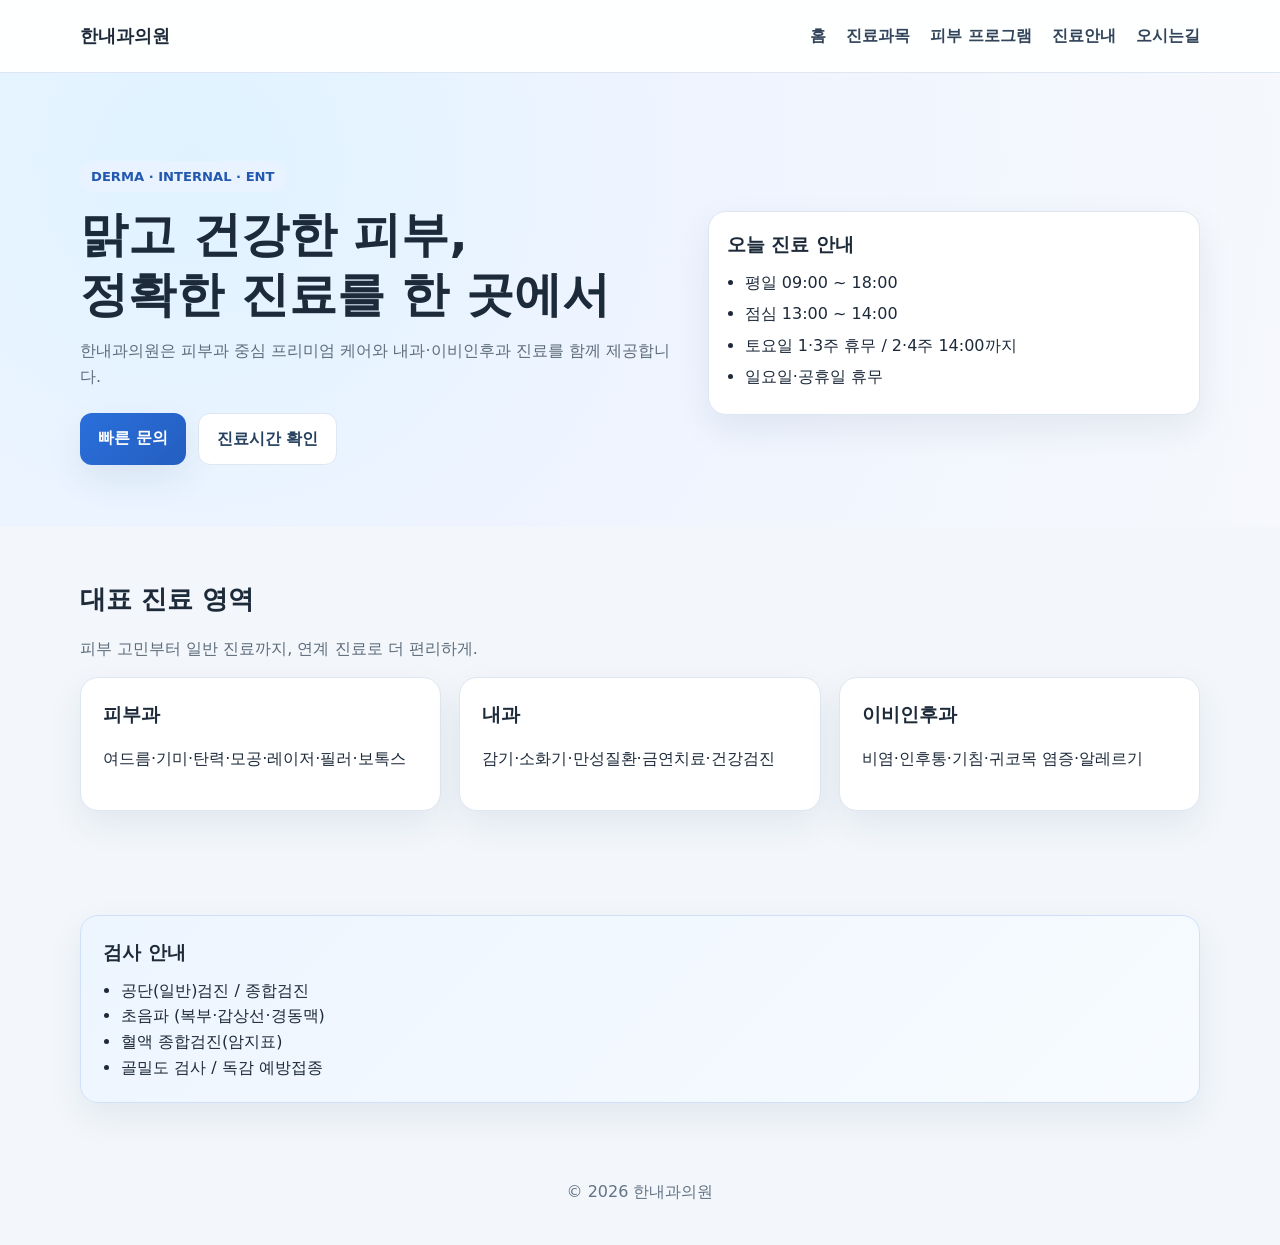
<file: index.html>
<!doctype html>
<html lang="ko">
<head>
  <meta charset="UTF-8" />
  <meta name="viewport" content="width=device-width, initial-scale=1.0" />
  <title>한내과의원 | 피부·내과·이비인후과</title>
  <meta name="description" content="피부과·내과·이비인후과 진료를 한 곳에서. 한내과의원" />
  <link rel="stylesheet" href="styles.css" />
</head>
<body>
  <header class="site-header">
    <div class="container nav-wrap">
      <a class="logo" href="/">한내과의원</a>
      <button class="menu-btn" aria-label="메뉴 열기">☰</button>
      <nav class="nav">
        <a href="/">홈</a>
        <a href="/departments">진료과목</a>
        <a href="/programs">피부 프로그램</a>
        <a href="/info">진료안내</a>
        <a href="/contact">오시는길</a>
      </nav>
    </div>
  </header>

  <main>
    <section class="hero">
      <div class="container hero-grid">
        <div>
          <span class="badge">DERMA · INTERNAL · ENT</span>
          <h1>맑고 건강한 피부,<br />정확한 진료를 한 곳에서</h1>
          <p>
            한내과의원은 피부과 중심 프리미엄 케어와
            내과·이비인후과 진료를 함께 제공합니다.
          </p>
          <div class="cta-row">
            <a class="btn btn-primary" href="/contact">빠른 문의</a>
            <a class="btn btn-ghost" href="/info">진료시간 확인</a>
          </div>
        </div>
        <aside class="hero-panel">
          <h3>오늘 진료 안내</h3>
          <ul class="list-clean table-like">
            <li>평일 09:00 ~ 18:00</li>
            <li>점심 13:00 ~ 14:00</li>
            <li>토요일 1·3주 휴무 / 2·4주 14:00까지</li>
            <li>일요일·공휴일 휴무</li>
          </ul>
        </aside>
      </div>
    </section>

    <section class="section">
      <div class="container">
        <h2>대표 진료 영역</h2>
        <p class="lead">피부 고민부터 일반 진료까지, 연계 진료로 더 편리하게.</p>
        <div class="grid-3">
          <article class="card">
            <h3>피부과</h3>
            <p>여드름·기미·탄력·모공·레이저·필러·보톡스</p>
          </article>
          <article class="card">
            <h3>내과</h3>
            <p>감기·소화기·만성질환·금연치료·건강검진</p>
          </article>
          <article class="card">
            <h3>이비인후과</h3>
            <p>비염·인후통·기침·귀코목 염증·알레르기</p>
          </article>
        </div>
      </div>
    </section>

    <section class="section">
      <div class="container">
        <article class="card notice">
          <h3>검사 안내</h3>
          <ul class="list-clean">
            <li>공단(일반)검진 / 종합검진</li>
            <li>초음파 (복부·갑상선·경동맥)</li>
            <li>혈액 종합검진(암지표)</li>
            <li>골밀도 검사 / 독감 예방접종</li>
          </ul>
        </article>
      </div>
    </section>
  </main>

  <footer class="footer">© 2026 한내과의원</footer>
  <script src="script.js"></script>
</body>
</html>
</file>
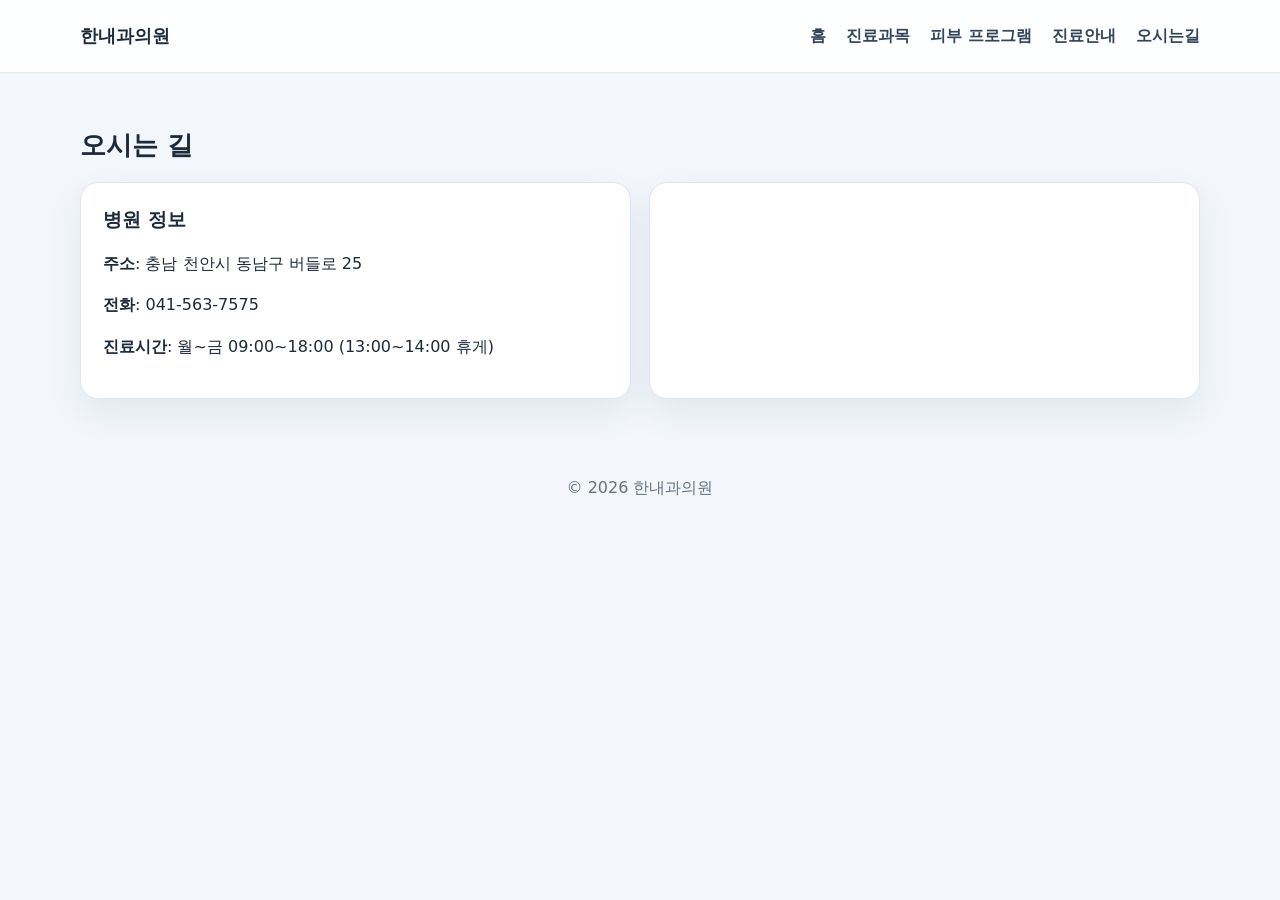
<file: contact.html>
<!doctype html>
<html lang="ko">
<head>
  <meta charset="UTF-8" />
  <meta name="viewport" content="width=device-width, initial-scale=1.0" />
  <title>오시는길 | 한내과의원</title>
  <link rel="stylesheet" href="styles.css" />
</head>
<body>
  <header class="site-header">
    <div class="container nav-wrap">
      <a class="logo" href="/">한내과의원</a>
      <button class="menu-btn" aria-label="메뉴 열기">☰</button>
      <nav class="nav">
        <a href="/">홈</a>
        <a href="/departments">진료과목</a>
        <a href="/programs">피부 프로그램</a>
        <a href="/info">진료안내</a>
        <a href="/contact">오시는길</a>
      </nav>
    </div>
  </header>

  <main class="section">
    <div class="container">
      <h2>오시는 길</h2>

      <div class="grid-2">
        <article class="card">
          <h3>병원 정보</h3>
          <p><strong>주소</strong>: 충남 천안시 동남구 버들로 25</p>
          <p><strong>전화</strong>: 041-563-7575</p>
          <p><strong>진료시간</strong>: 월~금 09:00~18:00 (13:00~14:00 휴게)</p>
        </article>

        <article class="map-wrap">
          <div id="daumRoughmapContainer1778480590201" class="root_daum_roughmap root_daum_roughmap_landing"></div>
          <script charset="UTF-8" class="daum_roughmap_loader_script" src="https://ssl.daumcdn.net/dmaps/map_js_init/roughmapLoader.js"></script>
          <script charset="UTF-8">
            new daum.roughmap.Lander({
              timestamp: "1778480590201",
              key: "n82a9or8y6o",
              mapWidth: "640",
              mapHeight: "360"
            }).render();
          </script>
        </article>
      </div>
    </div>
  </main>

  <footer class="footer">© 2026 한내과의원</footer>
  <script src="script.js"></script>
</body>
</html>
</file>
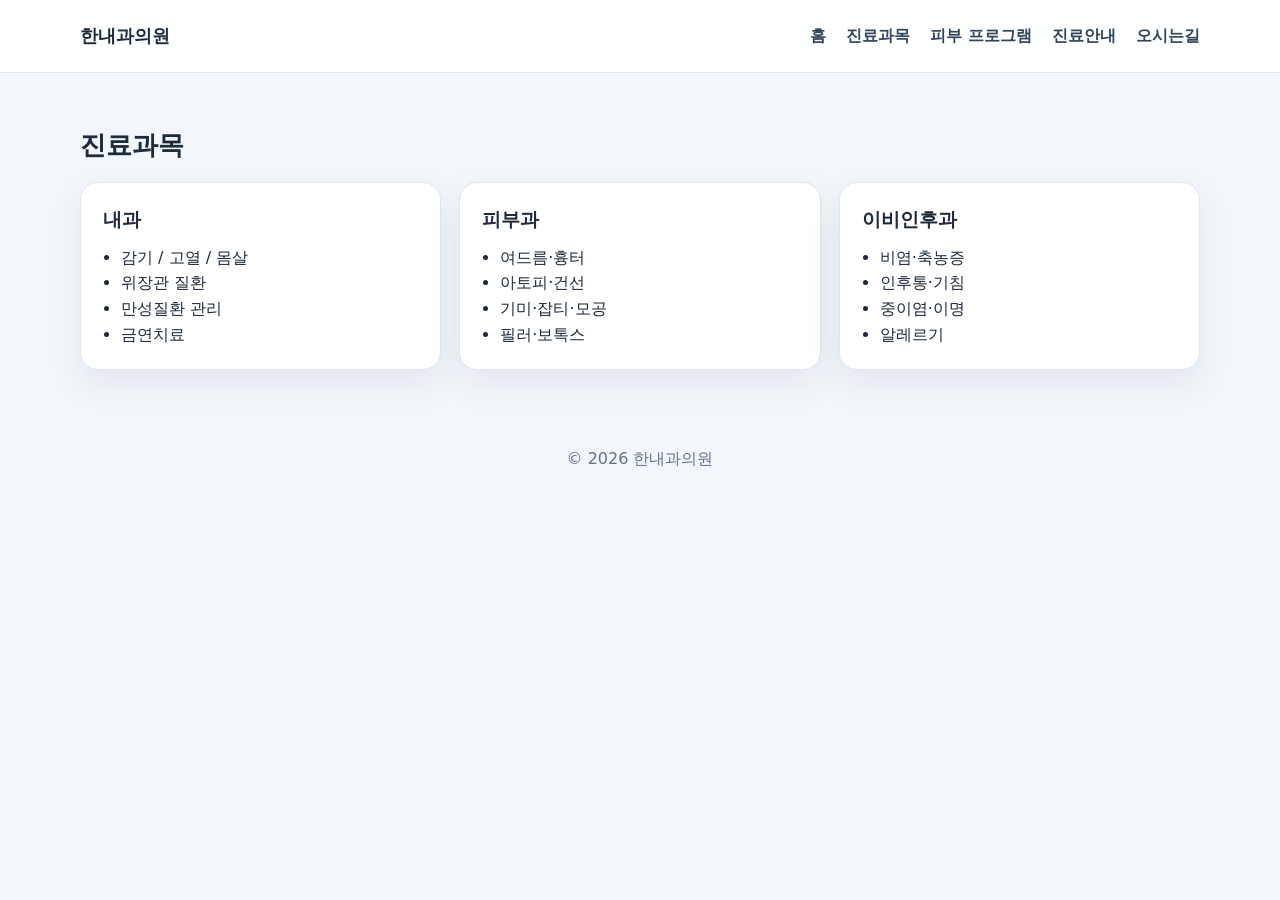
<file: departments.html>
<!doctype html>
<html lang="ko">
<head>
  <meta charset="UTF-8" />
  <meta name="viewport" content="width=device-width, initial-scale=1.0" />
  <title>진료과목 | 한내과의원</title>
  <link rel="stylesheet" href="styles.css" />
</head>
<body>
  <header class="site-header">
    <div class="container nav-wrap">
      <a class="logo" href="/">한내과의원</a>
      <button class="menu-btn" aria-label="메뉴 열기">☰</button>
      <nav class="nav">
        <a href="/">홈</a>
        <a href="/departments">진료과목</a>
        <a href="/programs">피부 프로그램</a>
        <a href="/info">진료안내</a>
        <a href="/contact">오시는길</a>
      </nav>
    </div>
  </header>

  <main class="section">
    <div class="container">
      <h2>진료과목</h2>
      <div class="grid-3">
        <article class="card">
          <h3>내과</h3>
          <ul class="list-clean">
            <li>감기 / 고열 / 몸살</li>
            <li>위장관 질환</li>
            <li>만성질환 관리</li>
            <li>금연치료</li>
          </ul>
        </article>

        <article class="card">
          <h3>피부과</h3>
          <ul class="list-clean">
            <li>여드름·흉터</li>
            <li>아토피·건선</li>
            <li>기미·잡티·모공</li>
            <li>필러·보톡스</li>
          </ul>
        </article>

        <article class="card">
          <h3>이비인후과</h3>
          <ul class="list-clean">
            <li>비염·축농증</li>
            <li>인후통·기침</li>
            <li>중이염·이명</li>
            <li>알레르기</li>
          </ul>
        </article>
      </div>
    </div>
  </main>

  <footer class="footer">© 2026 한내과의원</footer>
  <script src="script.js"></script>
</body>
</html>
</file>
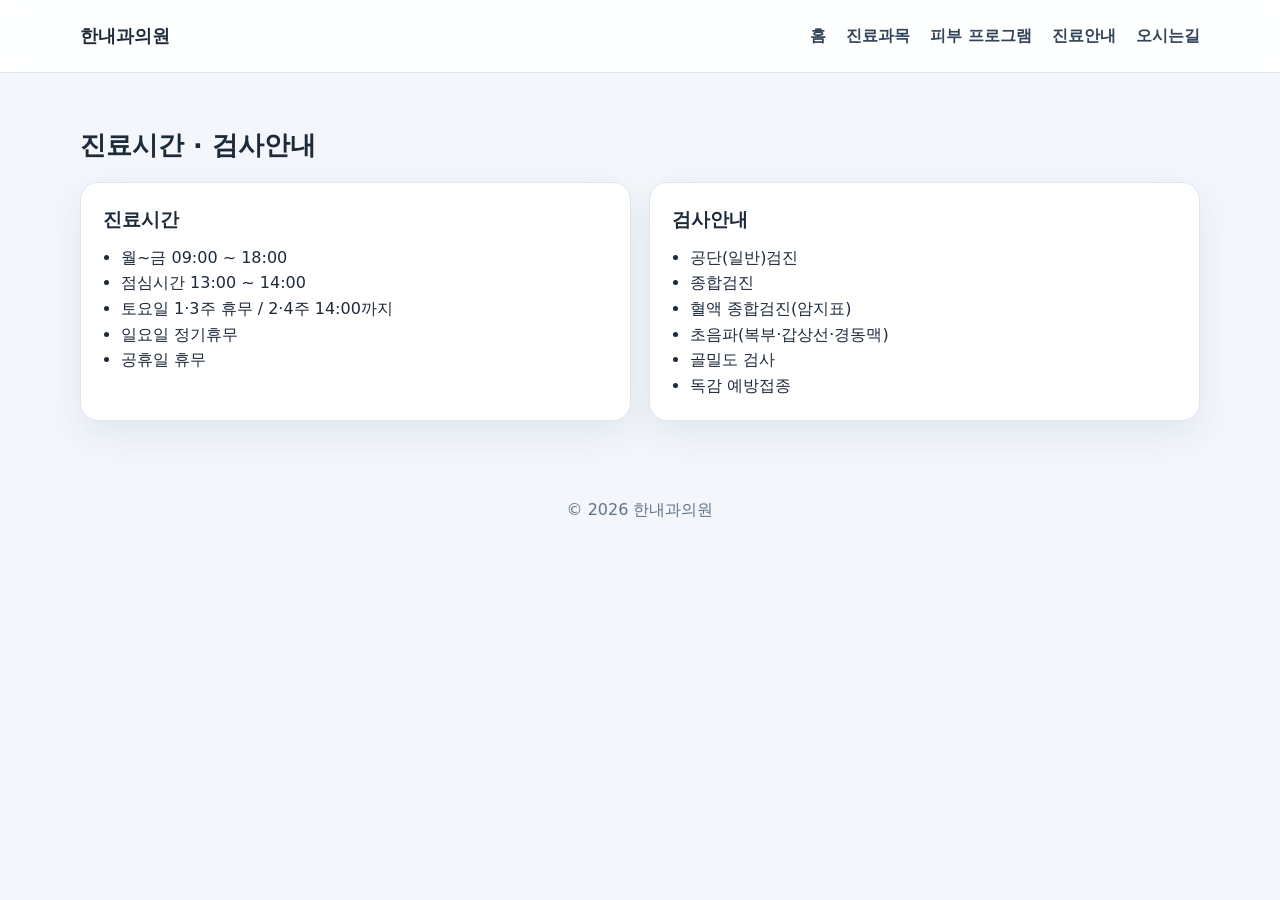
<file: info.html>
<!doctype html>
<html lang="ko">
<head>
  <meta charset="UTF-8" />
  <meta name="viewport" content="width=device-width, initial-scale=1.0" />
  <title>진료안내 | 한내과의원</title>
  <link rel="stylesheet" href="styles.css" />
</head>
<body>
  <header class="site-header">
    <div class="container nav-wrap">
      <a class="logo" href="/">한내과의원</a>
      <button class="menu-btn" aria-label="메뉴 열기">☰</button>
      <nav class="nav">
        <a href="/">홈</a>
        <a href="/departments">진료과목</a>
        <a href="/programs">피부 프로그램</a>
        <a href="/info">진료안내</a>
        <a href="/contact">오시는길</a>
      </nav>
    </div>
  </header>

  <main class="section">
    <div class="container">
      <h2>진료시간 · 검사안내</h2>

      <div class="grid-2">
        <article class="card">
          <h3>진료시간</h3>
          <ul class="list-clean">
            <li>월~금 09:00 ~ 18:00</li>
            <li>점심시간 13:00 ~ 14:00</li>
            <li>토요일 1·3주 휴무 / 2·4주 14:00까지</li>
            <li>일요일 정기휴무</li>
            <li>공휴일 휴무</li>
          </ul>
        </article>

        <article class="card">
          <h3>검사안내</h3>
          <ul class="list-clean">
            <li>공단(일반)검진</li>
            <li>종합검진</li>
            <li>혈액 종합검진(암지표)</li>
            <li>초음파(복부·갑상선·경동맥)</li>
            <li>골밀도 검사</li>
            <li>독감 예방접종</li>
          </ul>
        </article>
      </div>
    </div>
  </main>

  <footer class="footer">© 2026 한내과의원</footer>
  <script src="script.js"></script>
</body>
</html>
</file>
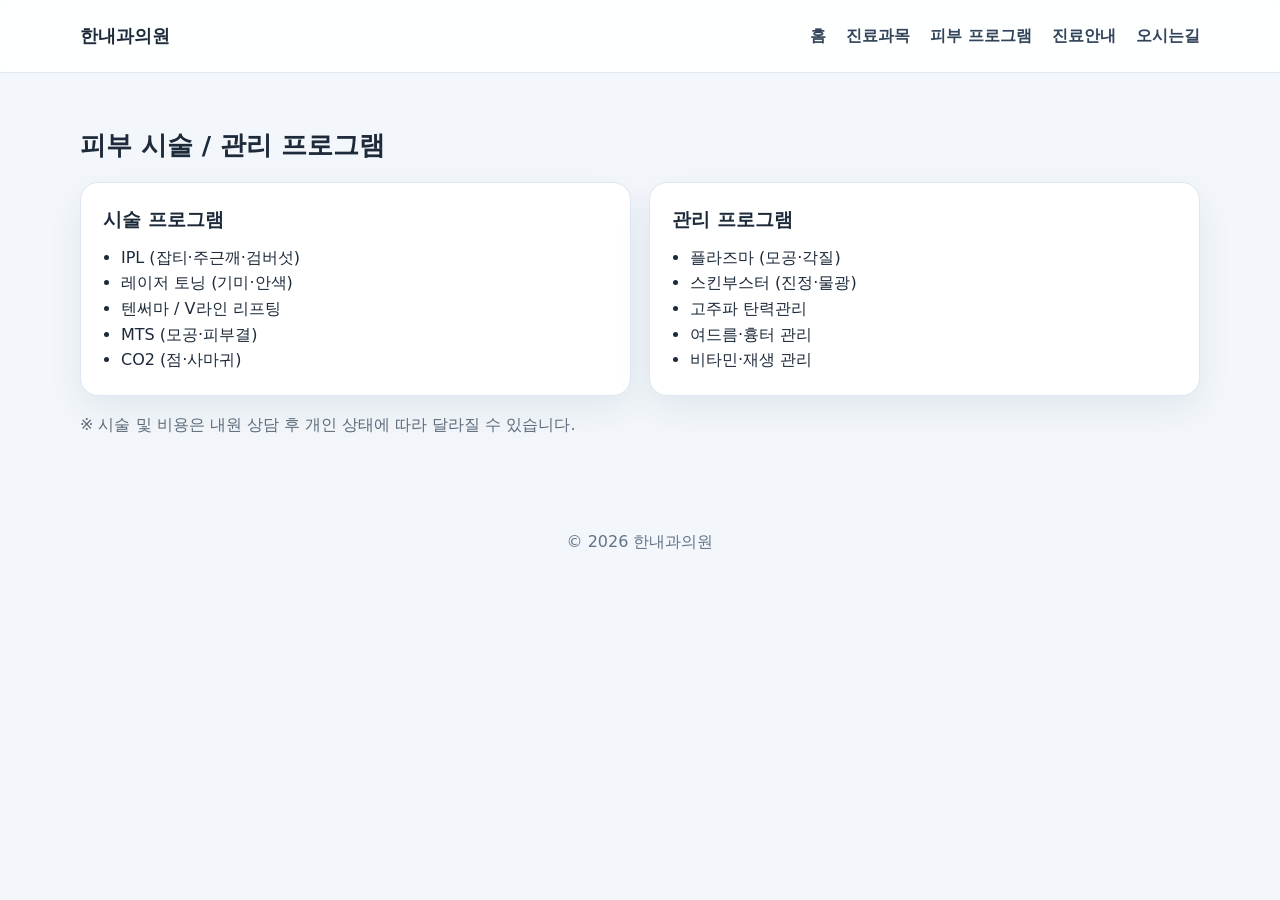
<file: programs.html>
<!doctype html>
<html lang="ko">
<head>
  <meta charset="UTF-8" />
  <meta name="viewport" content="width=device-width, initial-scale=1.0" />
  <title>피부 프로그램 | 한내과의원</title>
  <link rel="stylesheet" href="styles.css" />
</head>
<body>
  <header class="site-header">
    <div class="container nav-wrap">
      <a class="logo" href="/">한내과의원</a>
      <button class="menu-btn" aria-label="메뉴 열기">☰</button>
      <nav class="nav">
        <a href="/">홈</a>
        <a href="/departments">진료과목</a>
        <a href="/programs">피부 프로그램</a>
        <a href="/info">진료안내</a>
        <a href="/contact">오시는길</a>
      </nav>
    </div>
  </header>

  <main class="section">
    <div class="container">
      <h2>피부 시술 / 관리 프로그램</h2>
      <div class="grid-2">
        <article class="card">
          <h3>시술 프로그램</h3>
          <ul class="list-clean">
            <li>IPL (잡티·주근깨·검버섯)</li>
            <li>레이저 토닝 (기미·안색)</li>
            <li>텐써마 / V라인 리프팅</li>
            <li>MTS (모공·피부결)</li>
            <li>CO2 (점·사마귀)</li>
          </ul>
        </article>

        <article class="card">
          <h3>관리 프로그램</h3>
          <ul class="list-clean">
            <li>플라즈마 (모공·각질)</li>
            <li>스킨부스터 (진정·물광)</li>
            <li>고주파 탄력관리</li>
            <li>여드름·흉터 관리</li>
            <li>비타민·재생 관리</li>
          </ul>
        </article>
      </div>
      <p class="lead" style="margin-top:16px;">※ 시술 및 비용은 내원 상담 후 개인 상태에 따라 달라질 수 있습니다.</p>
    </div>
  </main>

  <footer class="footer">© 2026 한내과의원</footer>
  <script src="script.js"></script>
</body>
</html>
</file>
<file: styles.css>
:root {
  --bg: #f3f7fb;
  --surface: #ffffff;
  --primary: #2a6fdb;
  --text: #1d2a3a;
  --muted: #5d6b7a;
  --line: #dde6f1;
  --radius: 18px;
  --shadow: 0 14px 35px rgba(27, 54, 93, 0.08);
}

* { box-sizing: border-box; }

body {
  margin: 0;
  font-family: "Pretendard", "Noto Sans KR", system-ui, sans-serif;
  color: var(--text);
  background: var(--bg);
  line-height: 1.6;
}

.container { max-width: 1160px; margin: 0 auto; padding: 0 20px; }

.site-header {
  position: sticky; top: 0; z-index: 20;
  background: rgba(255,255,255,.9);
  backdrop-filter: blur(8px);
  border-bottom: 1px solid var(--line);
}

.nav-wrap {
  min-height: 72px;
  display: flex; align-items: center; justify-content: space-between;
}

.logo {
  text-decoration: none;
  color: var(--text);
  font-weight: 800;
  font-size: 1.1rem;
}

.nav { display: flex; gap: 20px; align-items: center; }
.nav a { text-decoration: none; color: #33455b; font-weight: 600; }
.nav a:hover { color: var(--primary); }

.menu-btn {
  display: none;
  border: 1px solid var(--line);
  background: #fff;
  border-radius: 10px;
  padding: 6px 10px;
}

.hero {
  padding: 88px 0 62px;
  background: radial-gradient(circle at 15% 20%, #dff3ff 0%, #eef4ff 40%, #f6f8fc 100%);
}

.hero-grid {
  display:grid;
  grid-template-columns: 1.1fr .9fr;
  gap: 26px;
  align-items: center;
}

.hero h1 {
  margin: 0 0 14px;
  font-size: clamp(1.8rem, 4vw, 3rem);
  line-height: 1.25;
}

.hero p { margin:0 0 24px; color: var(--muted); }

.badge {
  display:inline-block;
  background:#e9f2ff;
  color:#2358b0;
  border-radius:999px;
  padding:5px 11px;
  font-size:.82rem;
  font-weight:700;
  margin-bottom: 12px;
}

.cta-row { display:flex; gap:12px; flex-wrap:wrap; }

.btn {
  display:inline-block;
  text-decoration:none;
  border-radius: 12px;
  font-weight:700;
  padding: 12px 18px;
}

.btn-primary {
  background: linear-gradient(135deg, var(--primary), #245ec0);
  color:#fff;
  box-shadow: var(--shadow);
}

.btn-ghost {
  border:1px solid var(--line);
  color:#26405f;
  background:#fff;
}

.hero-panel {
  background: var(--surface);
  border:1px solid var(--line);
  border-radius: var(--radius);
  padding: 18px;
  box-shadow: var(--shadow);
}

.hero-panel h3 { margin:0 0 10px; }

.section { padding: 52px 0; }
.section h2 { margin:0 0 16px; font-size: 1.6rem; }
.lead { color: var(--muted); margin-top: 0; }

.grid-3 { display:grid; grid-template-columns:repeat(3,1fr); gap:18px; }
.grid-2 { display:grid; grid-template-columns:repeat(2,1fr); gap:18px; }

.card {
  background: var(--surface);
  border:1px solid var(--line);
  border-radius: var(--radius);
  padding: 22px;
  box-shadow: var(--shadow);
}

.card h3 { margin-top:0; margin-bottom: 10px; }

.list-clean { padding-left: 18px; margin:0; }
.table-like li { margin-bottom: 6px; }

.notice {
  background: linear-gradient(135deg, #edf5ff, #f7fbff);
  border:1px solid #cfe0fb;
}

.map-wrap {
  background:#fff;
  border:1px solid var(--line);
  border-radius:var(--radius);
  padding:18px;
  box-shadow:var(--shadow);
}

.root_daum_roughmap { max-width:100% !important; }

.footer {
  text-align:center;
  color:#637386;
  padding: 24px 0 40px;
}

@media (max-width: 920px) {
  .hero-grid, .grid-3 { grid-template-columns:1fr; }
  .grid-2 { grid-template-columns:1fr; }

  .nav {
    display:none;
    position:absolute;
    top:72px; left:0; right:0;
    background:#fff;
    border-bottom:1px solid var(--line);
    padding:12px 20px;
    flex-direction:column;
    align-items:flex-start;
  }
  .nav.open { display:flex; }
  .menu-btn { display:block; }
}
</file>
